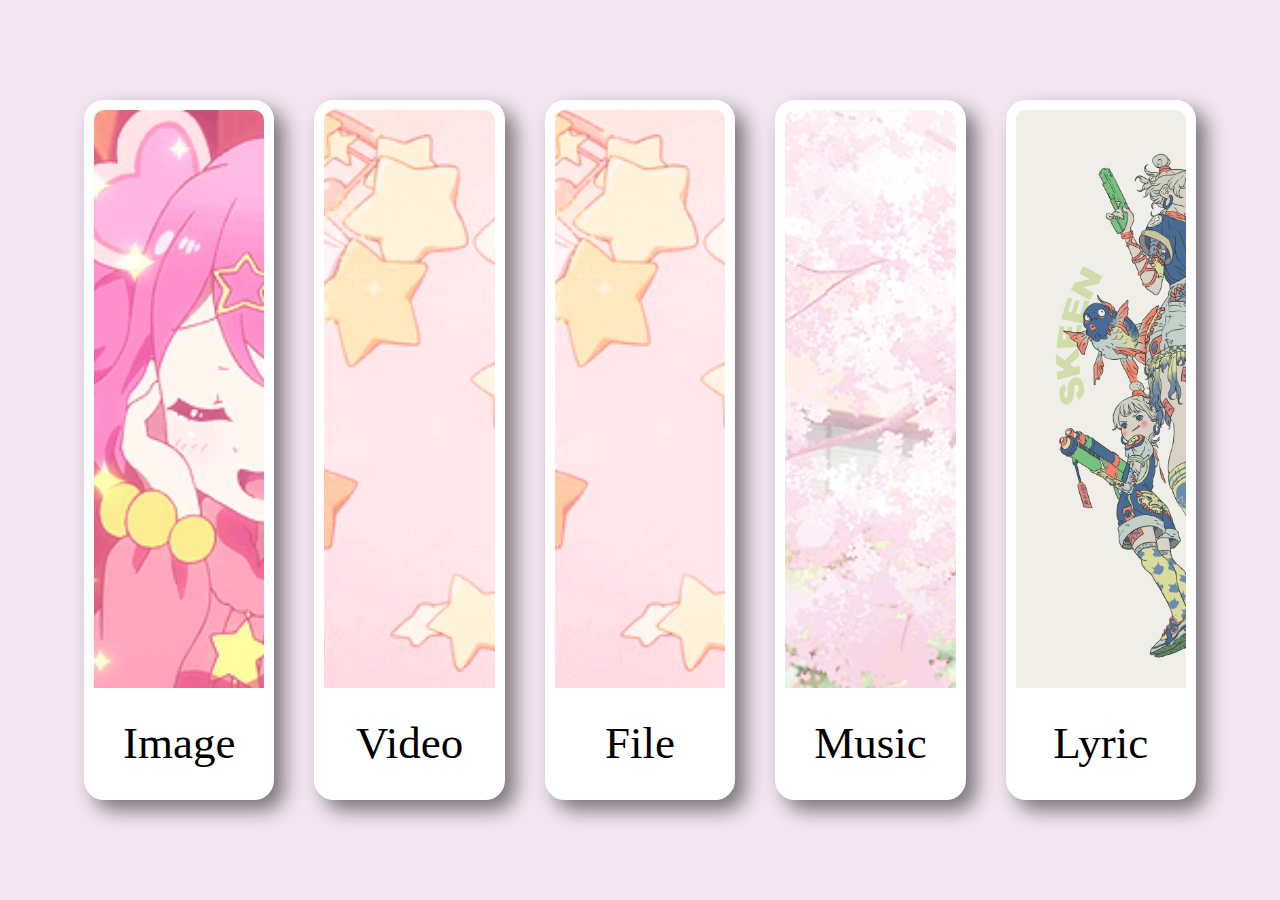
<file: html/gongyiliucheng.html>
<!DOCTYPE html>
<html lang="en">

<head>
    <meta charset="UTF-8">
    <meta http-equiv="X-UA-Compatible" content="IE=edge">
    <meta name="viewport" content="width=device-width, initial-scale=1.0">
    <title>工艺流程</title>
    <style>
        * {
            padding: 0;
            margin: 0;
        }

        body {
            display: flex;
            justify-content: center;
            align-items: center;
            height: 100vh;
            background-color: rgb(243, 230, 241);
        }
        .shell{
            width: 90%;
            height: 700px;
            display: flex;
        }
        .box{
            flex: 1;
            overflow: hidden;
            transition: .5s;
            margin: 0 20px;
            box-shadow: 10px 10px 20px rgba(0, 0, 0, .5);
            border-radius: 20px;
            border: 10px solid #fff;
            background-color: #fff;
        }
        .box>img{
            width: 200%;
            height: 85%;
            object-fit: cover;
            transition: .5s;
        }
        .box>span{
            font: 200 45px '优设标题黑';
            text-align: center;
            height: 15%;
            display: flex;
            justify-content: center;
            align-items: center;
        }
        .box:hover{
            flex-basis: 40%;
        }
        .box:hover>img{
            width: 100%;
            height: 100%;
        }
    </style>
</head>

<body>
    <div class="shell">
        <div class="box">
            <img src="../images/05.gif">
            <span>Image</span>
        </div>
        <div class="box">
            <img src="../images/08.gif">
            <span>Video</span>
        </div>
        <div class="box">
            <img src="../images/08.gif">
            <span>File</span>
        </div>
        <div class="box">
            <img src="../images/09.gif">
            <span>Music</span>
        </div>
        <div class="box">
            <img src="../images/2.png">
            <span>Lyric</span>
        </div>
    </div>
</body>

</html>
</file>
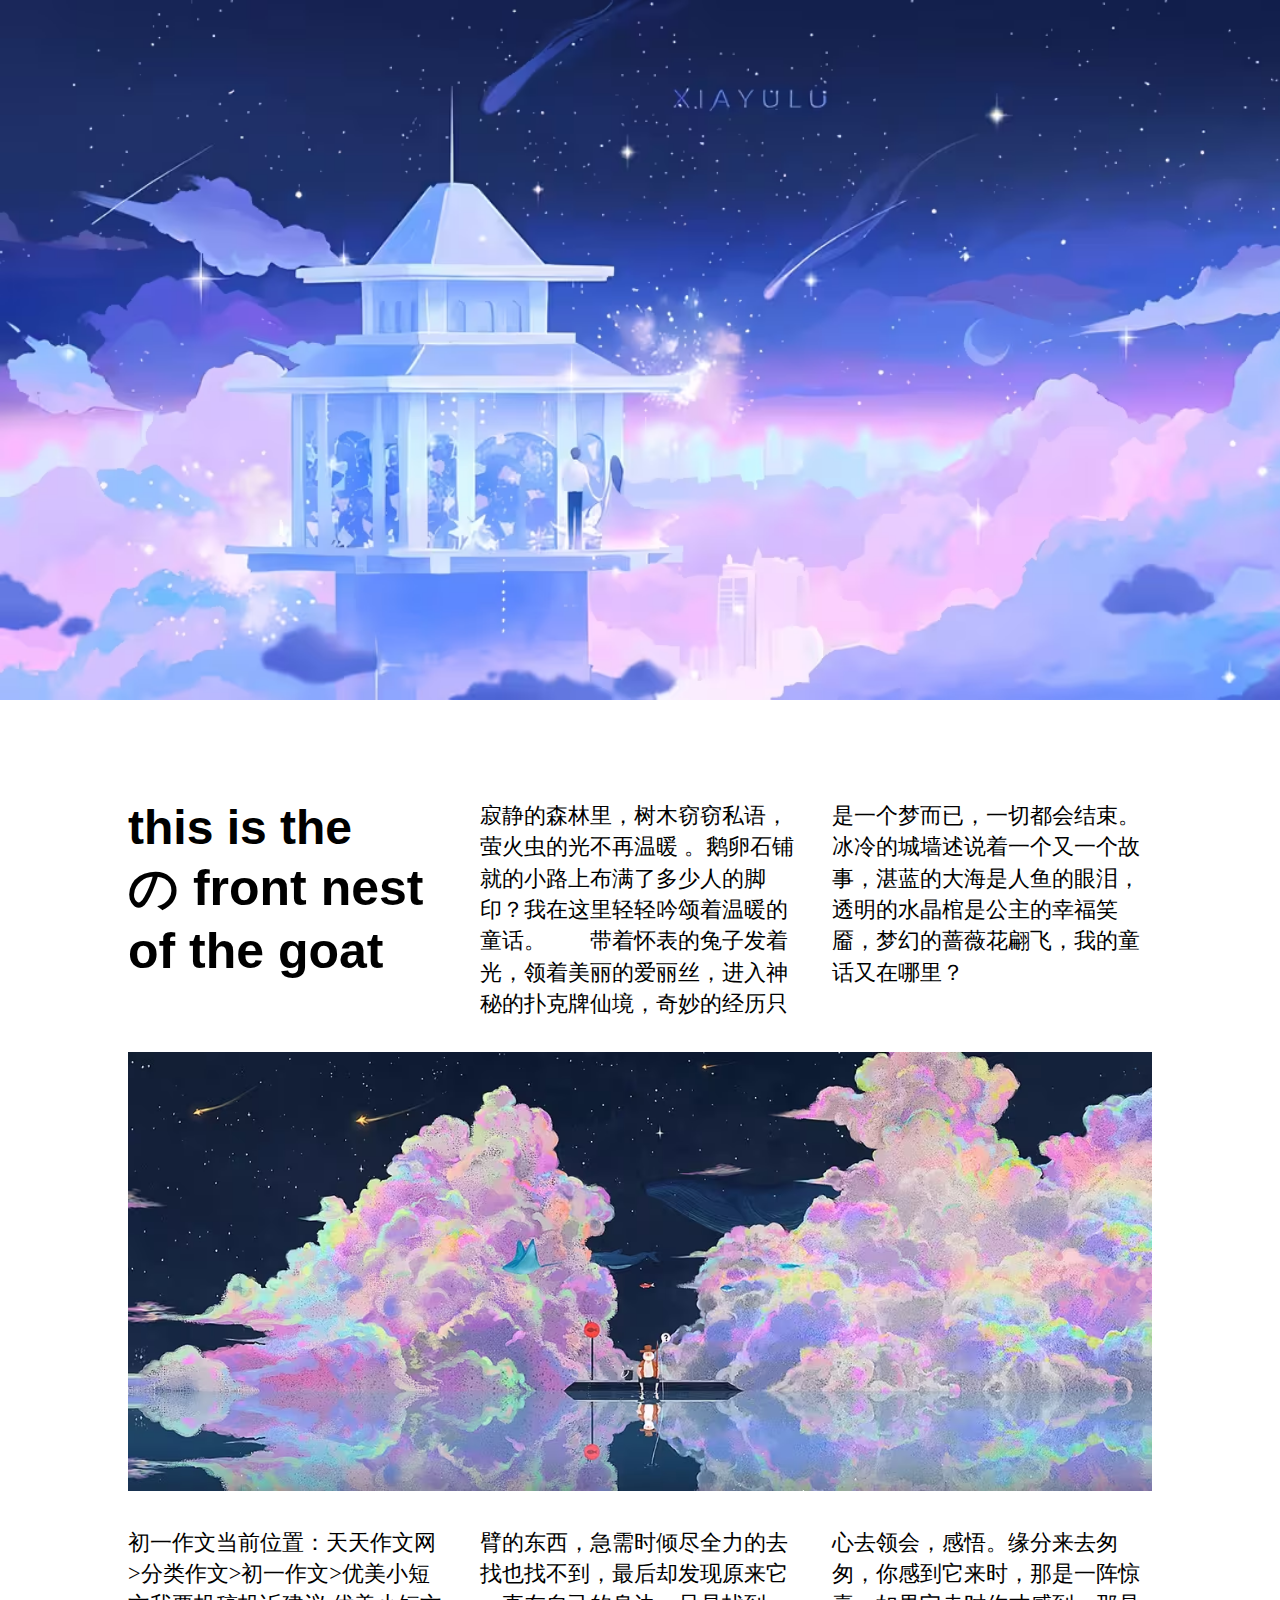
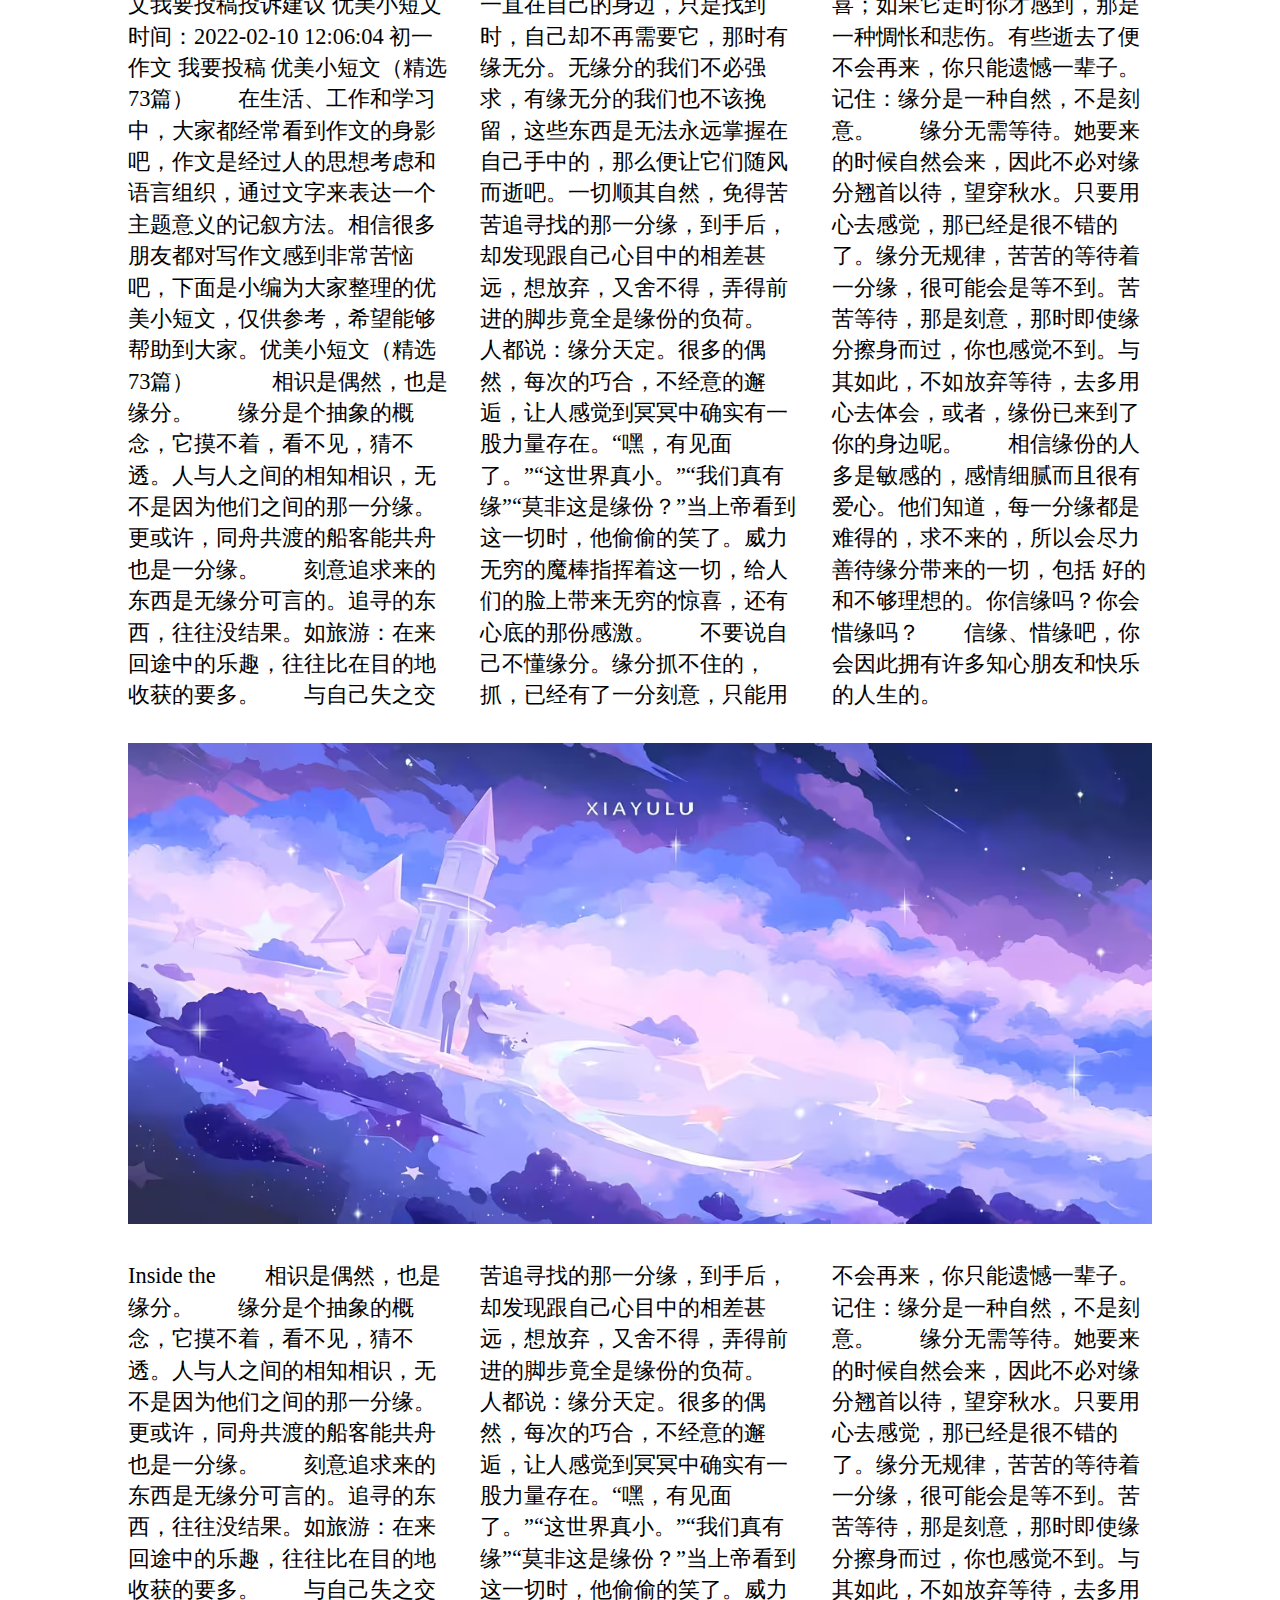
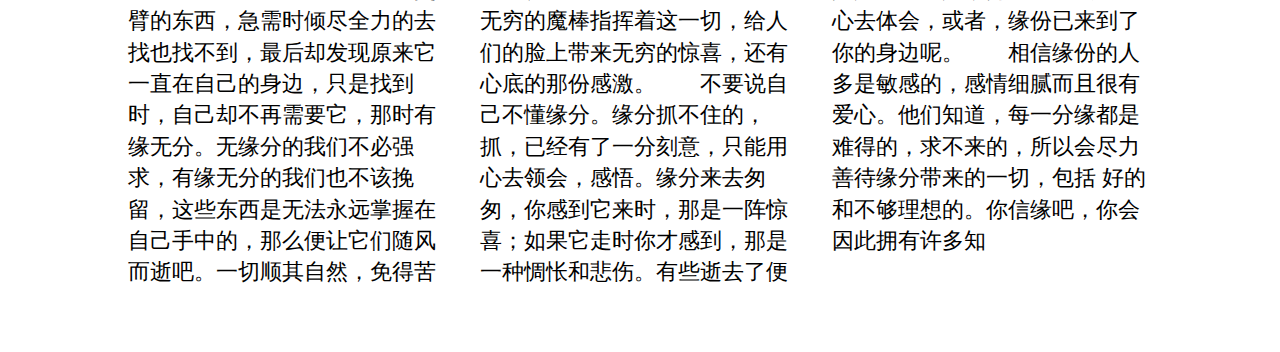
<file: html/laran.html>
<!DOCTYPE html>
<html lang="en">

<head>
    <meta charset="UTF-8">
    <meta name="viewport" content="width=device-width, initial-scale=1.0">
    <title>蜡染首页</title>
    <style>
        * {
            padding: 0;
            margin: 0;
        }

        body {
            height: 2000px;
            overflow-x: hidden;

        }

        .shell {
            width: 100%;
            display: flex;
            flex-direction: column;

        }

        header {
            width: 100%;
            height: 700px;
            overflow: hidden;
            clip-path: polygon(0 0, 100% 0%, 100% 100%, 0 100%);
            transition: clip-path 0.5s ease;
            position: relative;
        }

        .img {
            width: 100%;
            height: 100%;
            position: relative;
            overflow: hidden;
            background: url(../images/laran1.jpg);
            background-size: cover;
            transform: scale(1);
            transition: transform 0.5s ease;
        }

        .main {
            width: 100%;
            height: 100%;
            display: flex;
            align-items: center;
            flex-direction: column;
            margin-top: 100px;
        }

        .main h2 {
            font-size: 50px;
            margin-bottom: 40px;
        }

        .main span {
            padding: 0 100px;
            font-size: 30px;
        }



        @import url('https://fonts.googleapis.com/css?family=Lato:700,900');

        @font-face {
            font-family: Arno Pro;
            src: url(https://s3-us-west-2.amazonaws.com/s.cdpn.io/4273/ArnoPro-Regular.otf);
            font-style: normal;
        }

        @font-face {
            font-family: Arno Pro;
            src: url(https://s3-us-west-2.amazonaws.com/s.cdpn.io/4273/ArnoPro-Italic.otf);
            font-style: italic;
        }

        p {
            font-family: Arno Pro, serif;
            font-size: 1.4rem;
            line-height: 1.4;
            margin: 0;
        }

        p.credits {
            font-style: italic;
            text-indent: 0 !important;
            margin: 1rem 0;
        }

        p a {
            font-weight: bolder;
            color: #000;
            text-decoration: none;
        }

        @supports (font-variant-caps: small-caps) {
            .multicol:first-of-type p:first-of-type {
                font-variant-caps: small-caps;
            }
        }

        p:not(:first-of-type) {
            text-indent: 1.4rem;
        }

        .multicol {
            column-count: 4;
            column-gap: 2rem;
        }

        .multicol+img {
            margin: 2rem 0;
        }

        article {
            width: 80%;
            margin: 0 auto 4rem;
        }

        article img {
            width: 100%;
        }

        article header {
            margin-bottom: 2.5rem;
            padding-bottom: 4rem;
            border-bottom: 1px solid rgba(0, 0, 0, 0.8);
        }

        article h1 {
            margin-top: 0;
            font-size: 3rem;
        }

        article h2 {
            break-after: column;
            font-size: 1.5rem;
        }

        h1,
        h2 {
            font-family: Lato, sans-serif;
        }

        @media all and (max-width: 1600px) {
            .multicol {
                column-count: 3;
            }
        }

        @media all and (max-width: 1000px) {
            .multicol {
                column-count: 2;
            }
        }

        @media all and (max-width:800px) {
            article h2 {
                break-after: avoid;
            }

            .multicol {
                column-count: 1;
            }
        }

        @media all and (max-width:600px) {
            body {
                margin: 0;
            }

            article {
                width: 100%;
            }

            .multicol {
                padding: 0 1rem;
            }

            article header {
                margin-bottom: 2.5rem;
                padding-bottom: 0;
                border-bottom: none;
            }

            h1 {
                margin-bottom: 0;
            }
        }
    </style>
</head>

<body>
    <div class="shell">
        <header>
            <div class="img"></div>
        </header>
        <div class="main">
            <main>
                <article>
                    <div class="multicol">
                        <h1>this is the</h1>
                        <h2> の front nest of the goat</h2>
                        <p>
                            寂静的森林里，树木窃窃私语，萤火虫的光不再温暖
                            。鹅卵石铺就的小路上布满了多少人的脚印？我在这里轻轻吟颂着温暖的童话。　　带着怀表的兔子发着光，领着美丽的爱丽丝，进入神秘的扑克牌仙境，奇妙的经历只是一个梦而已，一切都会结束。　　冰冷的城墙述说着一个又一个故事，湛蓝的大海是人鱼的眼泪，透明的水晶棺是公主的幸福笑靥，梦幻的蔷薇花翩飞，我的童话又在哪里？
                        </p>
                    </div>
                    <img src="../images/laran2.jpg" alt="">
                    <div class="multicol">
                        <p>初一作文当前位置：天天作文网>分类作文>初一作文>优美小短文我要投稿投诉建议
                            优美小短文
                            时间：2022-02-10 12:06:04 初一作文 我要投稿
                            优美小短文（精选73篇）　　在生活、工作和学习中，大家都经常看到作文的身影吧，作文是经过人的思想考虑和语言组织，通过文字来表达一个主题意义的记叙方法。相信很多朋友都对写作文感到非常苦恼吧，下面是小编为大家整理的优美小短文，仅供参考，希望能够帮助到大家。优美小短文（精选73篇）
                            　
                            
                          
                            　　相识是偶然，也是缘分。　　缘分是个抽象的概念，它摸不着，看不见，猜不透。人与人之间的相知相识，无不是因为他们之间的那一分缘。更或许，同舟共渡的船客能共舟也是一分缘。　　刻意追求来的东西是无缘分可言的。追寻的东西，往往没结果。如旅游：在来回途中的乐趣，往往比在目的地收获的要多。　　与自己失之交臂的东西，急需时倾尽全力的去找也找不到，最后却发现原来它一直在自己的身边，只是找到时，自己却不再需要它，那时有缘无分。无缘分的我们不必强求，有缘无分的我们也不该挽留，这些东西是无法永远掌握在自己手中的，那么便让它们随风而逝吧。一切顺其自然，免得苦苦追寻找的那一分缘，到手后，却发现跟自己心目中的相差甚远，想放弃，又舍不得，弄得前进的脚步竟全是缘份的负荷。　　人都说：缘分天定。很多的偶然，每次的巧合，不经意的邂逅，让人感觉到冥冥中确实有一股力量存在。“嘿，有见面了。”“这世界真小。”“我们真有缘”“莫非这是缘份？”当上帝看到这一切时，他偷偷的笑了。威力无穷的魔棒指挥着这一切，给人们的脸上带来无穷的惊喜，还有心底的那份感激。　　不要说自己不懂缘分。缘分抓不住的，抓，已经有了一分刻意，只能用心去领会，感悟。缘分来去匆匆，你感到它来时，那是一阵惊喜；如果它走时你才感到，那是一种惆怅和悲伤。有些逝去了便不会再来，你只能遗憾一辈子。记住：缘分是一种自然，不是刻意。　　缘分无需等待。她要来的时候自然会来，因此不必对缘分翘首以待，望穿秋水。只要用心去感觉，那已经是很不错的了。缘分无规律，苦苦的等待着一分缘，很可能会是等不到。苦苦等待，那是刻意，那时即使缘分擦身而过，你也感觉不到。与其如此，不如放弃等待，去多用心去体会，或者，缘份已来到了你的身边呢。　　相信缘份的人多是敏感的，感情细腻而且很有爱心。他们知道，每一分缘都是难得的，求不来的，所以会尽力善待缘分带来的一切，包括
                            好的和不够理想的。你信缘吗？你会惜缘吗？　　信缘、惜缘吧，你会因此拥有许多知心朋友和快乐的人生的。</p>
                    </div><img src="../images/laran3.jpg" alt="">
                    <div class="multicol">
                        <p>Inside the
                          
                            　　相识是偶然，也是缘分。　　缘分是个抽象的概念，它摸不着，看不见，猜不透。人与人之间的相知相识，无不是因为他们之间的那一分缘。更或许，同舟共渡的船客能共舟也是一分缘。　　刻意追求来的东西是无缘分可言的。追寻的东西，往往没结果。如旅游：在来回途中的乐趣，往往比在目的地收获的要多。　　与自己失之交臂的东西，急需时倾尽全力的去找也找不到，最后却发现原来它一直在自己的身边，只是找到时，自己却不再需要它，那时有缘无分。无缘分的我们不必强求，有缘无分的我们也不该挽留，这些东西是无法永远掌握在自己手中的，那么便让它们随风而逝吧。一切顺其自然，免得苦苦追寻找的那一分缘，到手后，却发现跟自己心目中的相差甚远，想放弃，又舍不得，弄得前进的脚步竟全是缘份的负荷。　　人都说：缘分天定。很多的偶然，每次的巧合，不经意的邂逅，让人感觉到冥冥中确实有一股力量存在。“嘿，有见面了。”“这世界真小。”“我们真有缘”“莫非这是缘份？”当上帝看到这一切时，他偷偷的笑了。威力无穷的魔棒指挥着这一切，给人们的脸上带来无穷的惊喜，还有心底的那份感激。　　不要说自己不懂缘分。缘分抓不住的，抓，已经有了一分刻意，只能用心去领会，感悟。缘分来去匆匆，你感到它来时，那是一阵惊喜；如果它走时你才感到，那是一种惆怅和悲伤。有些逝去了便不会再来，你只能遗憾一辈子。记住：缘分是一种自然，不是刻意。　　缘分无需等待。她要来的时候自然会来，因此不必对缘分翘首以待，望穿秋水。只要用心去感觉，那已经是很不错的了。缘分无规律，苦苦的等待着一分缘，很可能会是等不到。苦苦等待，那是刻意，那时即使缘分擦身而过，你也感觉不到。与其如此，不如放弃等待，去多用心去体会，或者，缘份已来到了你的身边呢。　　相信缘份的人多是敏感的，感情细腻而且很有爱心。他们知道，每一分缘都是难得的，求不来的，所以会尽力善待缘分带来的一切，包括
                            好的和不够理想的。你信缘吧，你会因此拥有许多知</p>
                    </div>
                </article>
            </main>
        </div>
    </div>

    <script>
        const header = document.querySelector('header');
        const img = document.querySelector('.img');
        let scrollDistance = 0;
        let requestId = null;
        function updateHeaderClipPath() {
            const clipPathValue = `polygon(0 0, 100% 0%, 100% ${(scrollDistance <= 600) ? 100 - ((scrollDistance / 600) * 60) : 75}%, 0 100%)`;
            header.style.clipPath = clipPathValue;
            const scaleValue = 1 + ((scrollDistance / 600) * 1);
            img.style.transform = `scale(${scaleValue})`;
            const opacityValue = (scrollDistance / 600);
        }
        function scrollHandler(event) {
            if (event.deltaY < 0) {
                scrollDistance = Math.max(0, scrollDistance + event.deltaY);
            } else {
                scrollDistance = Math.min(600, scrollDistance + event.deltaY);
            }
            if (!requestId) {
                requestId = window.requestAnimationFrame(() => {
                    updateHeaderClipPath();
                    requestId = null;
                });
            }
        }
        window.addEventListener('wheel', scrollHandler);
    </script>
</body>

</html>
</file>
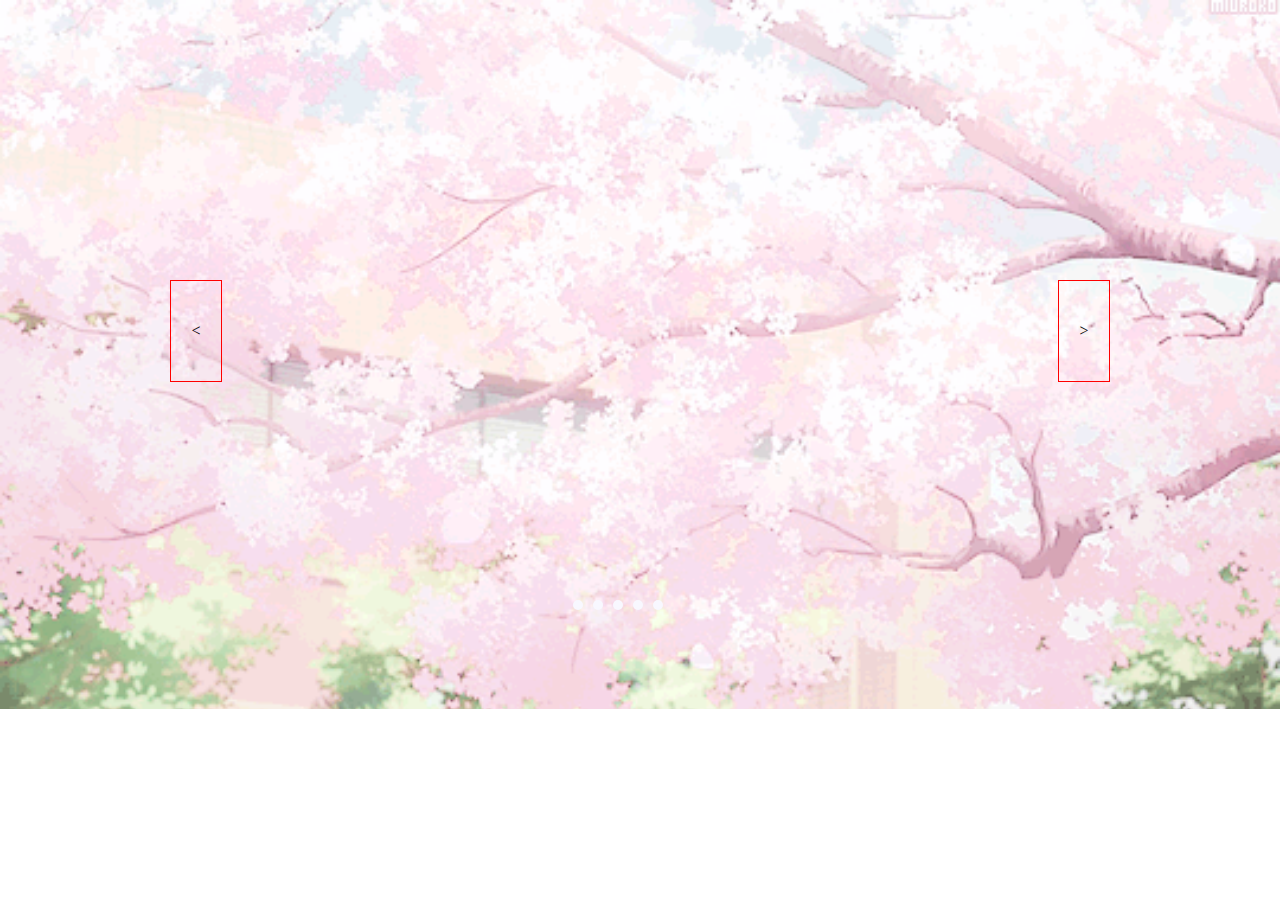
<file: html/new_file.html>
<!DOCTYPE html>
<html>
	<head>
		<meta charset="utf-8">
		<title></title>
		<link rel="stylesheet" type="text/css" href="../css/new_file.css"/>
	</head>
	<script src="../js/jquery.min.js" defer="defer" type="text/javascript" charset="utf-8"></script>
	<script src="../js/new_file.js" defer="defer" type="text/javascript" charset="utf-8"></script>
	
	<body>
		<div class="out">
				<ul>
					<li class="images">
						<img src="../images/35df54fc77a8479588b84d235f4e7141.jpg" >
					</li>
					<li class="images">
						<img src="../images/459e0a30f1f24d0d969132e7ce3297e8.jpg" >
					</li>
					<li class="images">
						<img src="../images/564a69ccd35840a8967a880c4579cab7.jpg" >
					</li>
					<li class="images">
						<img src="../images/5fb75579e5284044858f525b177db7eb.jpg" >
					</li>
					<li class="images">
						 <img src="../images/ab1e9133e7e54a39bd9222c2ff8e3534.jpg" >
					</li>
				</ul>
				<p class="anNiu" id="anNiu1" onclick="dianJi(0)">&lt;</p>
				<p class="anNiu" id="anNiu2" onclick="dianJi(1)">&gt;</p>
				<ol>
					<li class="anNius" onclick="anNius(0)"></li>
					<li class="anNius" onclick="anNius(1)"></li>
					<li class="anNius" onclick="anNius(2)"></li>
					<li class="anNius" onclick="anNius(3)"></li>
					<li class="anNius" onclick="anNius(4)"></li>
				</ol>
		</div>
	</body>
</html>
</file>
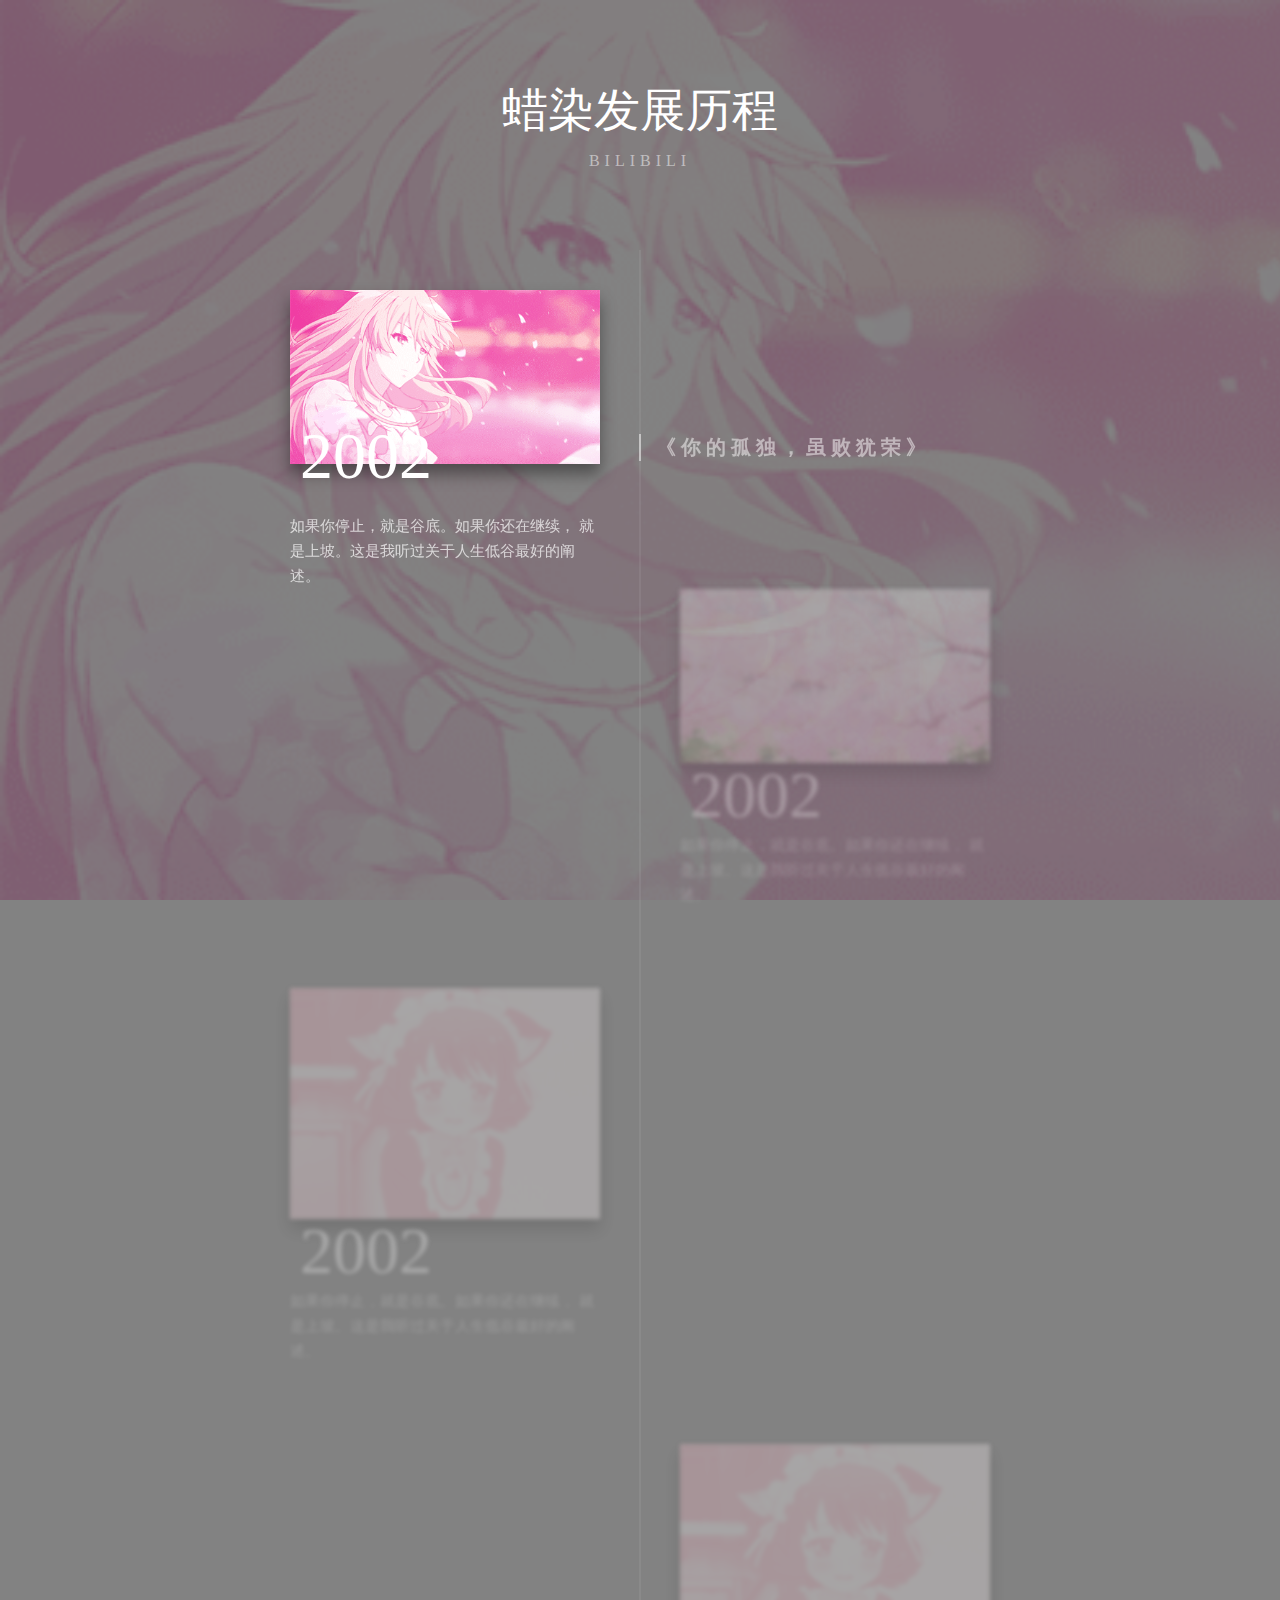
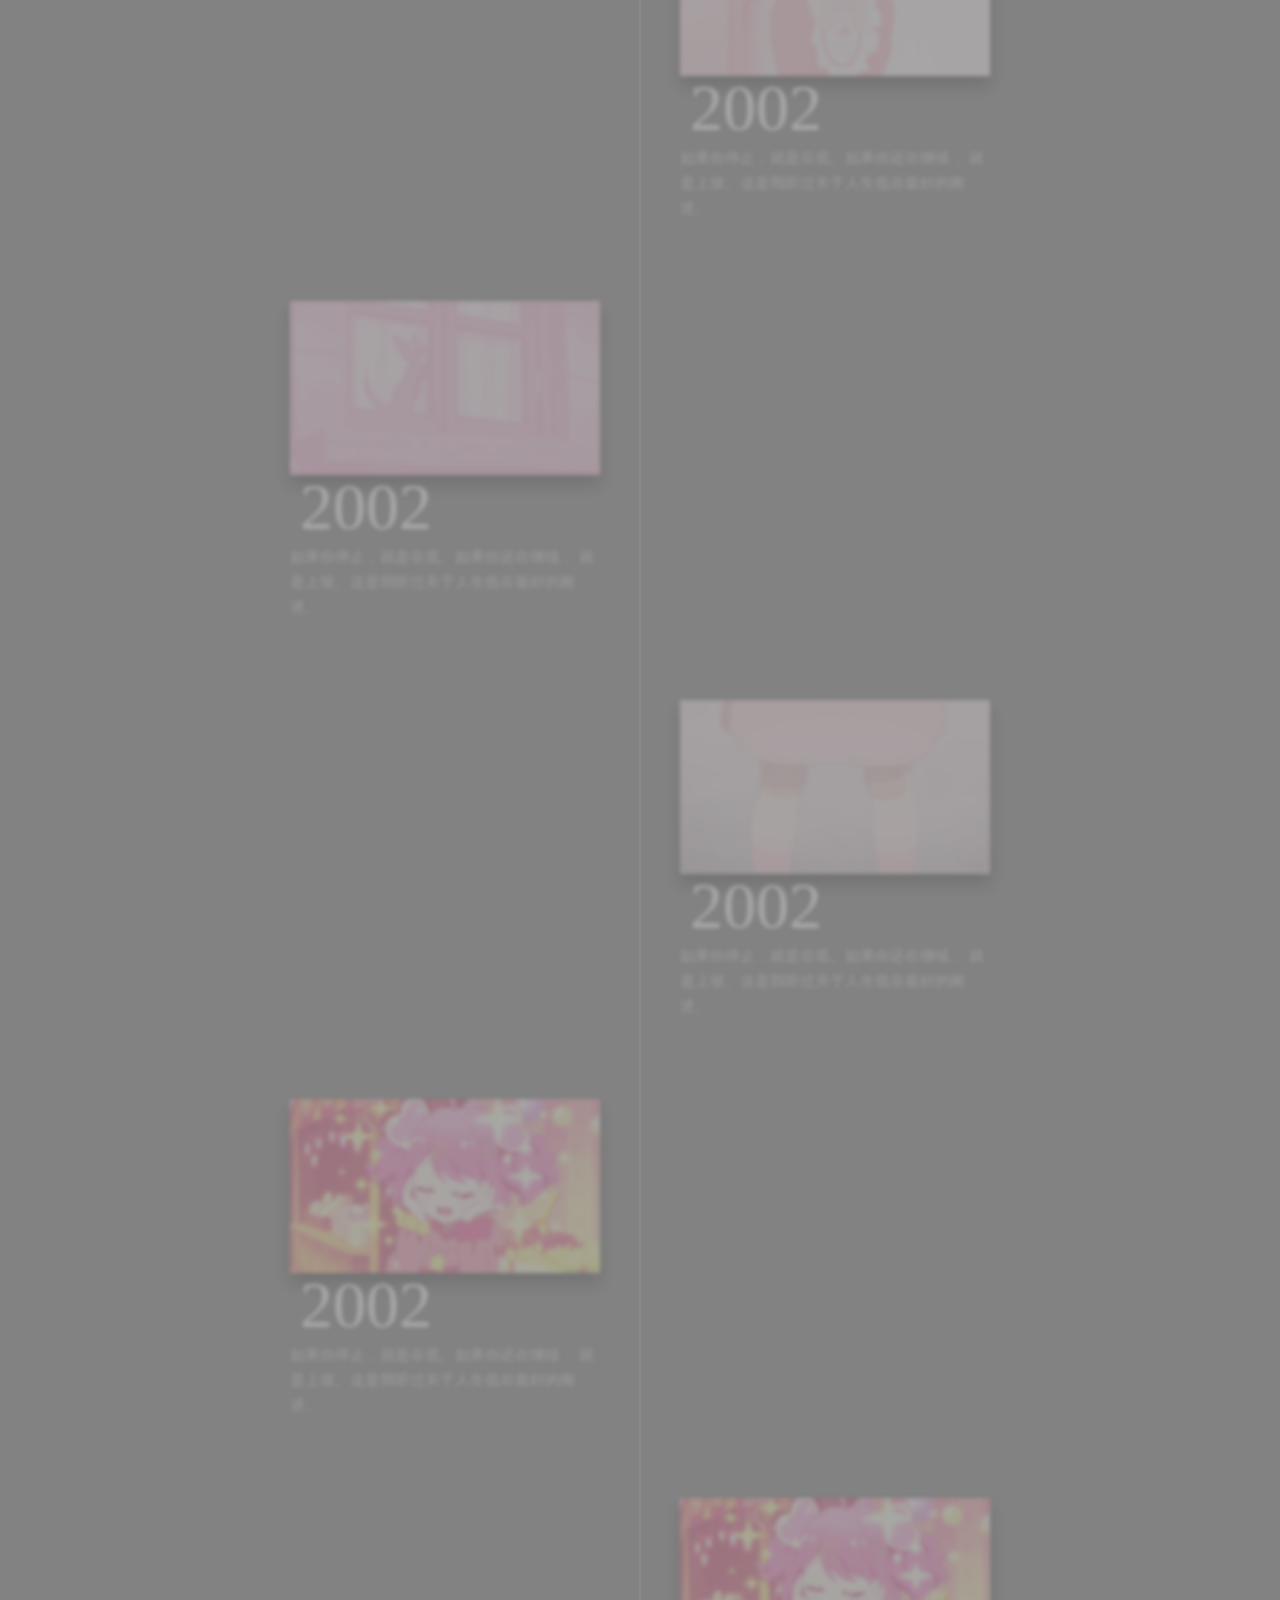
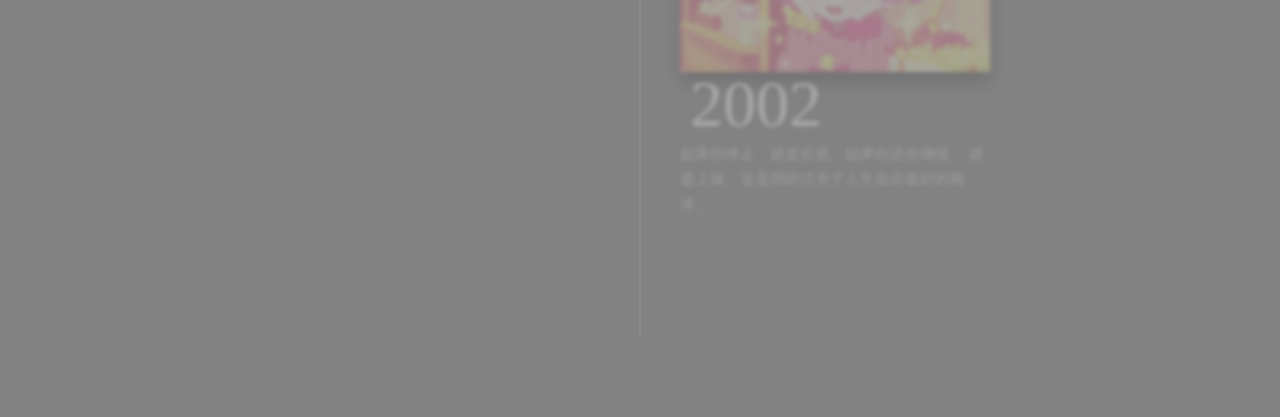
<file: html/shijianzhou.html>
<!DOCTYPE html>
<html lang="en">

<head>
    <meta charset="UTF-8">
    <meta http-equiv="X-UA-Compatible" content="IE=edge">
    <meta name="viewport" content="width=device-width, initial-scale=1.0">
    <title>导航栏时间轴</title>
    <style>
        * {
            padding: 0;
            margin: 0;
        }

        .shell {
            width: 100%;
            position: relative;
            padding: 80px 0;
            transition: 0.3s ease 0s;
            background-attachment: fixed;
            background-size: cover;
        }

        .shell:before {
            position: absolute;
            left: 0;
            top: 0;
            width: 100%;
            height: 100%;
            background: rgba(99, 99, 99, 0.8);
            content: "";
        }

        .header {
            width: 100%;
            text-align: center;
            margin-bottom: 80px;
            position: relative;
        }

        .title {
            color: #fff;
            font-size: 46px;
            font-weight: normal;
            margin: 0;
        }

        .timeline {
            display: flex;
            margin: 0 auto;
            flex-wrap: wrap;
            flex-direction: column;
            max-width: 700px;
            position: relative;
        }

        .content-title {
            font-weight: normal;
            font-size: 66px;
            margin: -10px 0 0 0;
            transition: 0.4s;
            padding: 0 10px;
            box-sizing: border-box;
            color: #fff;
        }

        .content-desc {
            margin: 0;
            font-size: 15px;
            box-sizing: border-box;
            color: rgba(255, 255, 255, 0.7);
            line-height: 25px;
        }

        .timeline:before {
            position: absolute;
            left: 50%;
            width: 2px;
            height: 100%;
            margin-left: -1px;
            content: "";
            background: rgba(255, 255, 255, 0.07);
        }

        .item {
            padding: 40px 0;
            opacity: 0.3;
            filter: blur(2px);
            transition: 0.5s;
            box-sizing: border-box;
            width: calc(50% - 40px);
            display: flex;
            position: relative;
            transform: translateY(-80px);
        }

        .item:before {
            content: attr(data-text);
            letter-spacing: 3px;
            width: 100%;
            position: absolute;
            color: rgba(255, 255, 255, 0.5);
            font-size: 13px;
            border-left: 2px solid rgba(255, 255, 255, 0.5);
            top: 70%;
            margin-top: -5px;
            padding-left: 15px;
            opacity: 0;
            right: calc(-100% - 56px);
            font: 900 20px '';
            letter-spacing: 5px;
        }

        .item:nth-child(even) {
            align-self: flex-end;
        }

        .item:nth-child(even):before {
            right: auto;
            text-align: right;
            left: calc(-100% - 56px);
            padding-left: 0;
            border-left: none;
            border-right: 2px solid rgba(255, 255, 255, 0.5);
            padding-right: 15px;
        }

        .item--active {
            opacity: 1;
            transform: translateY(0);
            filter: blur(0px);
        }

        .item--active:before {
            top: 50%;
            transition: 0.3s all 0.2s;
            opacity: 1;
        }

        .item--active .content-title {
            margin: -50px 0 20px 0;
        }

        .img {
            max-width: 100%;
            box-shadow: 0 10px 15px rgba(0, 0, 0, 0.4);
        }

        .subtitle {
            color: rgba(255, 255, 255, 0.5);
            font-size: 16px;
            letter-spacing: 5px;
            margin: 10px 0 0 0;
            font-weight: normal;
        }

        .footer {
            padding: 95px 0;
            text-align: center;
        }

        .footer a {
            color: #999;
            display: inline-block;
        }

        @media only screen and (max-width: 767px) {
            .item {
                align-self: baseline !important;
                width: 100%;
                padding: 0 30px 150px 80px;
            }

            .item:before {
                left: 10px !important;
                padding: 0 !important;
                top: 50px;
                text-align: center !important;
                width: 60px;
                border: none !important;
            }

            .item:last-child {
                padding-bottom: 40px;
            }
        }

        @media only screen and (max-width: 767px) {
            .timeline:before {
                left: 40px;
            }
        }
    </style>
</head>

<body>
    <div class="shell" id="shell">
        <div class="header">
            <h2 class="title">蜡染发展历程</h2>
            <h3 class="subtitle">BILIBILI</h3>
        </div>
        <div class="timeline">
            <div class="item" data-text="《你的孤独，虽败犹荣》">
                <div class="content">
                    <img src="../images/03.gif" alt="" class="img">
                    <h2 class="content-title">2002</h2>
                    <p class="content-desc">
                        如果你停止，就是谷底。如果你还在继续，
                        就是上坡。这是我听过关于人生低谷最好的阐述。
                    </p>
                </div>
            </div>

            <div class="item" data-text="《你的孤独，虽败犹荣》">
                <div class="content">
                    <img src="../images/09.gif" alt="" class="img">
                    <h2 class="content-title">2002</h2>
                    <p class="content-desc">
                        如果你停止，就是谷底。如果你还在继续，
                        就是上坡。这是我听过关于人生低谷最好的阐述。
                    </p>
                </div>
            </div>

            <div class="item" data-text="《你的孤独，虽败犹荣》">
                <div class="content">
                    <img src="../images/06.gif" alt="" class="img">
                    <h2 class="content-title">2002</h2>
                    <p class="content-desc">
                        如果你停止，就是谷底。如果你还在继续，
                        就是上坡。这是我听过关于人生低谷最好的阐述。
                    </p>
                </div>
            </div>

            <div class="item" data-text="《你的孤独，虽败犹荣》">
                <div class="content">
                    <img src="../images/06.gif" alt="" class="img">
                    <h2 class="content-title">2002</h2>
                    <p class="content-desc">
                        如果你停止，就是谷底。如果你还在继续，
                        就是上坡。这是我听过关于人生低谷最好的阐述。
                    </p>
                </div>
            </div>

            <div class="item" data-text="《你的孤独，虽败犹荣》">
                <div class="content">
                    <img src="../images/19.gif" alt="" class="img">
                    <h2 class="content-title">2002</h2>
                    <p class="content-desc">
                        如果你停止，就是谷底。如果你还在继续，
                        就是上坡。这是我听过关于人生低谷最好的阐述。
                    </p>
                </div>
            </div>

            <div class="item" data-text="《你的孤独，虽败犹荣》">
                <div class="content">
                    <img src="../images/04.gif" alt="" class="img">
                    <h2 class="content-title">2002</h2>
                    <p class="content-desc">
                        如果你停止，就是谷底。如果你还在继续，
                        就是上坡。这是我听过关于人生低谷最好的阐述。
                    </p>
                </div>
            </div>

            <div class="item" data-text="《你的孤独，虽败犹荣》">
                <div class="content">
                    <img src="../images/05.gif" alt="" class="img">
                    <h2 class="content-title">2002</h2>
                    <p class="content-desc">
                        如果你停止，就是谷底。如果你还在继续，
                        就是上坡。这是我听过关于人生低谷最好的阐述。
                    </p>
                </div>
            </div>

            <div class="item" data-text="《你的孤独，虽败犹荣》">
                <div class="content">
                    <img src="../images/05.gif" alt="" class="img">
                    <h2 class="content-title">2002</h2>
                    <p class="content-desc">
                        如果你停止，就是谷底。如果你还在继续，
                        就是上坡。这是我听过关于人生低谷最好的阐述。
                    </p>
                </div>
            </div>
        </div>
    </div>


    <script src="https://cdnjs.cloudflare.com/ajax/libs/jquery/3.1.0/jquery.min.js"></script>
    <script>

        (function ($) {
            $.fn.timeline = function () {
                var selectors = {
                    id: $(this),
                    item: $(this).find(".item"),
                    activeClass: "item--active",
                    img: ".img"
                };
                // 将第一个时间轴项目激活，并设置时间轴背景图片为第一个项目的图片
                selectors.item.eq(0).addClass(selectors.activeClass);
                selectors.id.css(
                    "background-image",
                    "url(" +
                    selectors.item.first()
                        .find(selectors.img)
                        .attr("src") +
                    ")"
                );
                // 获取时间轴项目的总数
                var itemLength = selectors.item.length;
                // 当页面滚动时，触发滚动事件
                $(window).scroll(function () {
                    var max, min;
                    // 获取页面滚动的距离
                    var pos = $(this).scrollTop();
                    selectors.item.each(function (i) {
                        // 获取当前时间轴项目的最小和最大高度
                        min = $(this).offset().top;
                        max = $(this).height() + $(this).offset().top;
                        var that = $(this);
                        // 如果滚动到最后一个项目，并且超过了当前项目高度的一半，
                        // 则将最后一个项目设置为激活状态，并设置背景图片为最后一个项目的图片
                        if (i == itemLength - 2 && pos > min + $(this).height() / 2) {
                            selectors.item.removeClass(selectors.activeClass);
                            selectors.id.css(
                                "background-image",
                                "url(" +
                                selectors.item.last()
                                    .find(selectors.img)
                                    .attr("src") +
                                ")"
                            );
                            selectors.item.last().addClass(selectors.activeClass);
                        }
                        // 如果当前滚动位置在当前项目的最小和最大高度之间，
                        // 则将当前项目设置为激活状态，并设置背景图片为当前项目的图片
                        else if (pos <= max - 10 && pos >= min) {
                            selectors.id.css(
                                "background-image",
                                "url(" +
                                $(this)
                                    .find(selectors.img)
                                    .attr("src") +
                                ")"
                            );
                            selectors.item.removeClass(selectors.activeClass);
                            $(this).addClass(selectors.activeClass);
                        }
                    });
                });
            };
        })(jQuery)
        /*
        最后，调用 timeline 插件并传入时间轴的 ID 作为参数。
        这将启用时间轴插件并为该时间轴绑定滚动事件。
        */
       $("#shell").timeline();


    </script>
</body>

</html>
</file>
<file: css/new_file.css>
*{
	
	margin: 0px;
	padding: 0px;
	list-style: none;
	text-decoration: none;
}

.out{
	text-align: center;
	/* border: 1px red solid; */
	background-image: url(../images/09.gif);
	background-repeat: no-repeat;
	background-size: cover;
}

.out>ul{
	position: relative;
	/* border: 1px red solid; */
	margin: 0px auto;
	width: 960px;
	height: 709px;
	transform: scale(0.6);
}
.out>ul>li{
	position: absolute;
	opacity: 0;
	transition: all,1s;
}
.out>ul>li:hover{
	cursor: pointer;
}
.out>ul>li>img{
	width: 100%;
	height: 100%;
}
.out>.anNiu{
	position: absolute;
	border: 1px red solid;
	top: 280px;
	width: 50px;
	line-height: 100px;
}
.out>.anNiu:hover{
	cursor: pointer;
}

#anNiu1{
	left: 170px;
}
#anNiu2{
	right: 170px;
}
.out>ol{
	position: absolute;
	top: 600px;
	left: 44%;
}
.out>ol>li{
	background-color: ghostwhite;
	width: 10px ;
	height: 10px;
	float: left;
	margin-left: 10px;
	border-radius: 50%;
}
.out>ol::after{
	content: "";
	display: block;
	clear: both;
}
</file>
